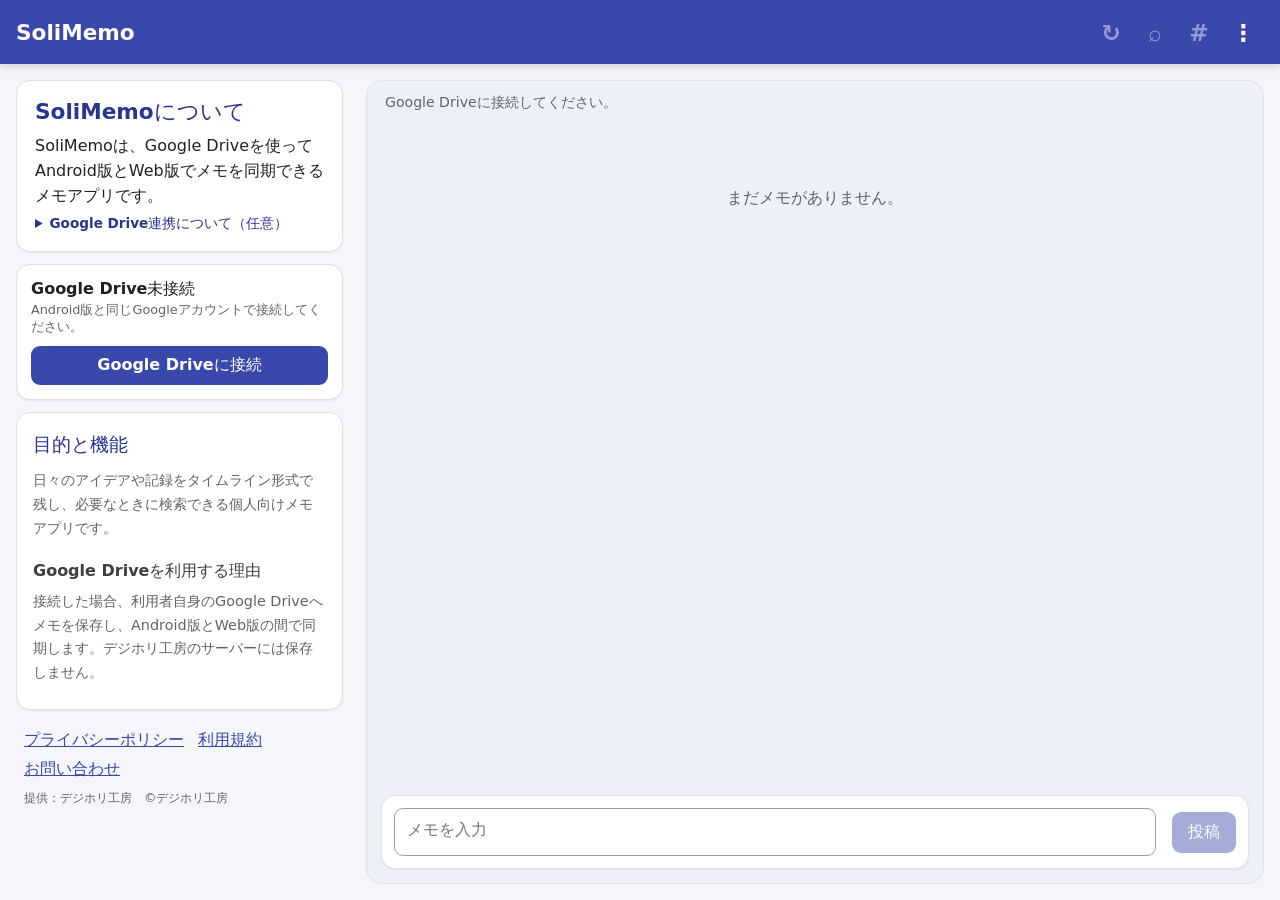
<file: web/index.html>
<!doctype html>
<html lang="ja">
<head>
  <meta charset="utf-8">
  <meta name="viewport" content="width=device-width, initial-scale=1">
  <meta name="referrer" content="no-referrer-when-downgrade">
  <meta name="theme-color" content="#3949ab">
  <meta name="description" content="SoliMemoは、メモを自分の端末とGoogle Driveに保存する、自分専用のタイムライン型メモアプリです。">
  <link rel="canonical" href="https://solimemo.digihori.com/">
  <title>SoliMemo</title>
  <link rel="stylesheet" href="styles.css?v=21">
  <script src="https://accounts.google.com/gsi/client" async></script>
  <script src="config.js"></script>
  <script src="app.js?v=27" defer></script>
</head>
<body>
  <header class="app-bar">
    <div class="bar-content">
      <h1 id="app-title">SoliMemo</h1>
      <div id="header-search" class="header-search" hidden>
        <button id="close-search" class="icon-button" aria-label="検索を閉じる">←</button>
        <input id="search" type="search" placeholder="メモを検索" aria-label="メモを検索" disabled>
        <button id="clear-search" class="icon-button" aria-label="検索語を消去">×</button>
      </div>
      <div class="bar-actions">
        <button id="sync" class="icon-button" disabled title="Driveから再読込" aria-label="Driveから再読込">
          <span class="sync-symbol" aria-hidden="true">↻</span>
          <span id="sync-indicator" class="sync-indicator" hidden aria-hidden="true"></span>
        </button>
        <button id="open-search" class="icon-button" disabled title="メモを検索" aria-label="メモを検索">⌕</button>
        <button id="open-tags" class="icon-button" disabled title="タグで絞り込み" aria-label="タグで絞り込み">#</button>
        <button id="open-settings" class="icon-button" title="接続設定" aria-label="接続設定">⋮</button>
      </div>
    </div>
  </header>

  <main class="layout">
    <section class="card mobile-web-notice" aria-labelledby="mobile-web-title">
      <h2 id="mobile-web-title">Web版はPCブラウザ向けです</h2>
      <p>スマートフォンではSoliMemo Androidアプリをご利用ください。PCでは次のURLから同じメモを参照・編集できます。</p>
      <p class="web-url">https://solimemo.digihori.com/</p>
      <a class="store-link" href="https://play.google.com/store/apps/details?id=com.digihori.solimemo">Google PlayでAndroidアプリを開く</a>
    </section>

    <aside class="sidebar" aria-label="SoliMemoとGoogle Driveについて">
      <section class="card intro" aria-labelledby="intro-title">
        <h2 id="intro-title">SoliMemoについて</h2>
        <p>SoliMemoは、Google Driveを使ってAndroid版とWeb版でメモを同期できるメモアプリです。</p>
        <details class="oauth-purpose">
          <summary>Google Drive連携について（任意）</summary>
          <p>SoliMemoは、利用者自身のGoogle Driveへメモを保存・読込・更新し、Android版とWeb版の間で同期します。メモの内容をデジホリ工房が管理するサーバーへ保存することはありません。</p>
        </details>
      </section>

      <section id="connection" class="card connection-card">
        <div>
          <strong id="auth-status">Google Drive未接続</strong>
          <p>Android版と同じGoogleアカウントで接続してください。</p>
        </div>
        <button id="authorize">Google Driveに接続</button>
      </section>

      <section class="card app-details" aria-labelledby="app-details-title">
        <h2 id="app-details-title">目的と機能</h2>
        <p>日々のアイデアや記録をタイムライン形式で残し、必要なときに検索できる個人向けメモアプリです。</p>
        <h3>Google Driveを利用する理由</h3>
        <p>接続した場合、利用者自身のGoogle Driveへメモを保存し、Android版とWeb版の間で同期します。デジホリ工房のサーバーには保存しません。</p>
      </section>

      <footer class="site-footer">
        <nav aria-label="法的情報">
          <a href="privacy/">プライバシーポリシー</a>
          <a href="terms/">利用規約</a>
          <a href="https://github.com/digihori/SoliMemo">お問い合わせ</a>
        </nav>
        <p>提供：デジホリ工房　©︎デジホリ工房</p>
      </footer>
    </aside>

    <section class="memo-workspace" aria-label="メモ">
      <p id="list-status" class="status list-status">Google Driveに接続してください。</p>

      <section id="timeline" class="timeline" aria-live="polite"></section>

      <section class="card composer">
        <label class="visually-hidden" for="new-body">メモの入力</label>
        <textarea id="new-body" rows="1" placeholder="メモを入力"></textarea>
        <div class="composer-actions">
          <span id="create-status" class="status" role="status"></span>
          <button id="create" disabled>投稿</button>
        </div>
      </section>
    </section>
  </main>

  <dialog id="editor">
    <form method="dialog" class="dialog-card">
      <div class="dialog-header">
        <h2 id="editor-title">メモ</h2>
        <button value="cancel" class="icon-button dark" aria-label="閉じる">×</button>
      </div>
      <div id="editor-view" class="editor-view"></div>
      <div id="editor-tags" class="tag-list"></div>
      <div id="editor-input" hidden>
        <label for="edit-body">本文</label>
        <textarea id="edit-body" rows="14"></textarea>
        <label for="edit-tag-input">タグ（最大10件）</label>
        <div id="edit-tags-list" class="tag-list editable-tags"></div>
        <div class="tag-input-row">
          <input id="edit-tag-input" type="text" maxlength="30" list="tag-suggestions" placeholder="タグ名">
          <button id="add-tag" type="button" class="secondary">追加</button>
        </div>
        <datalist id="tag-suggestions"></datalist>
      </div>
      <p id="edit-status" class="status" role="status"></p>
      <div class="dialog-actions">
        <button id="delete" type="button" class="danger">削除</button>
        <button id="toggle-pin" type="button" class="secondary">ピン留め</button>
        <span class="spacer"></span>
        <button value="cancel" class="secondary">閉じる</button>
        <button id="start-edit" type="button">編集</button>
        <button id="save" type="button" hidden>保存</button>
      </div>
    </form>
  </dialog>

  <dialog id="settings">
    <form method="dialog" class="dialog-card compact">
      <div class="dialog-header">
        <h2>Google Drive接続設定</h2>
        <button value="cancel" class="icon-button dark" aria-label="閉じる">×</button>
      </div>
      <div id="client-id-config">
        <label for="client-id">Google OAuth Web Client ID</label>
        <input id="client-id" type="text" autocomplete="off"
               placeholder="1234567890-xxxxx.apps.googleusercontent.com">
        <p class="hint">開発時のClient IDはこのブラウザ内だけに保存されます。本番版では公開用Client IDを使用します。</p>
      </div>
      <p class="hint">アクセストークンはブラウザのメモリにだけ保持し、デジホリ工房のサーバーへ送信・保存しません。</p>
      <div class="dialog-actions">
        <button id="open-trash" type="button" class="secondary" disabled>ゴミ箱</button>
        <button id="revoke" type="button" class="danger" disabled>接続解除</button>
        <span class="spacer"></span>
        <button value="cancel" class="secondary">閉じる</button>
      </div>
      <details>
        <summary>実行ログ</summary>
        <pre id="log"></pre>
      </details>
    </form>
  </dialog>

  <dialog id="trash-dialog">
    <div class="dialog-card">
      <div class="dialog-header">
        <h2>ゴミ箱</h2>
        <button id="close-trash" class="icon-button dark" aria-label="閉じる">×</button>
      </div>
      <div id="trash-list" class="trash-list"></div>
      <div class="dialog-actions">
        <button id="empty-trash" type="button" class="danger">ゴミ箱を空にする</button>
        <span class="spacer"></span>
        <button id="close-trash-bottom" type="button" class="secondary">閉じる</button>
      </div>
    </div>
  </dialog>

  <dialog id="tags-dialog">
    <div class="dialog-card compact">
      <div class="dialog-header">
        <h2>タグで絞り込み</h2>
        <button id="close-tags" class="icon-button dark" aria-label="閉じる">×</button>
      </div>
      <div id="tag-filter-list" class="tag-filter-list"></div>
      <div class="dialog-actions">
        <button id="clear-tag-filter" type="button" class="secondary">絞り込みを解除</button>
        <span class="spacer"></span>
        <button id="close-tags-bottom" type="button" class="secondary">閉じる</button>
      </div>
    </div>
  </dialog>

</body>
</html>
</file>
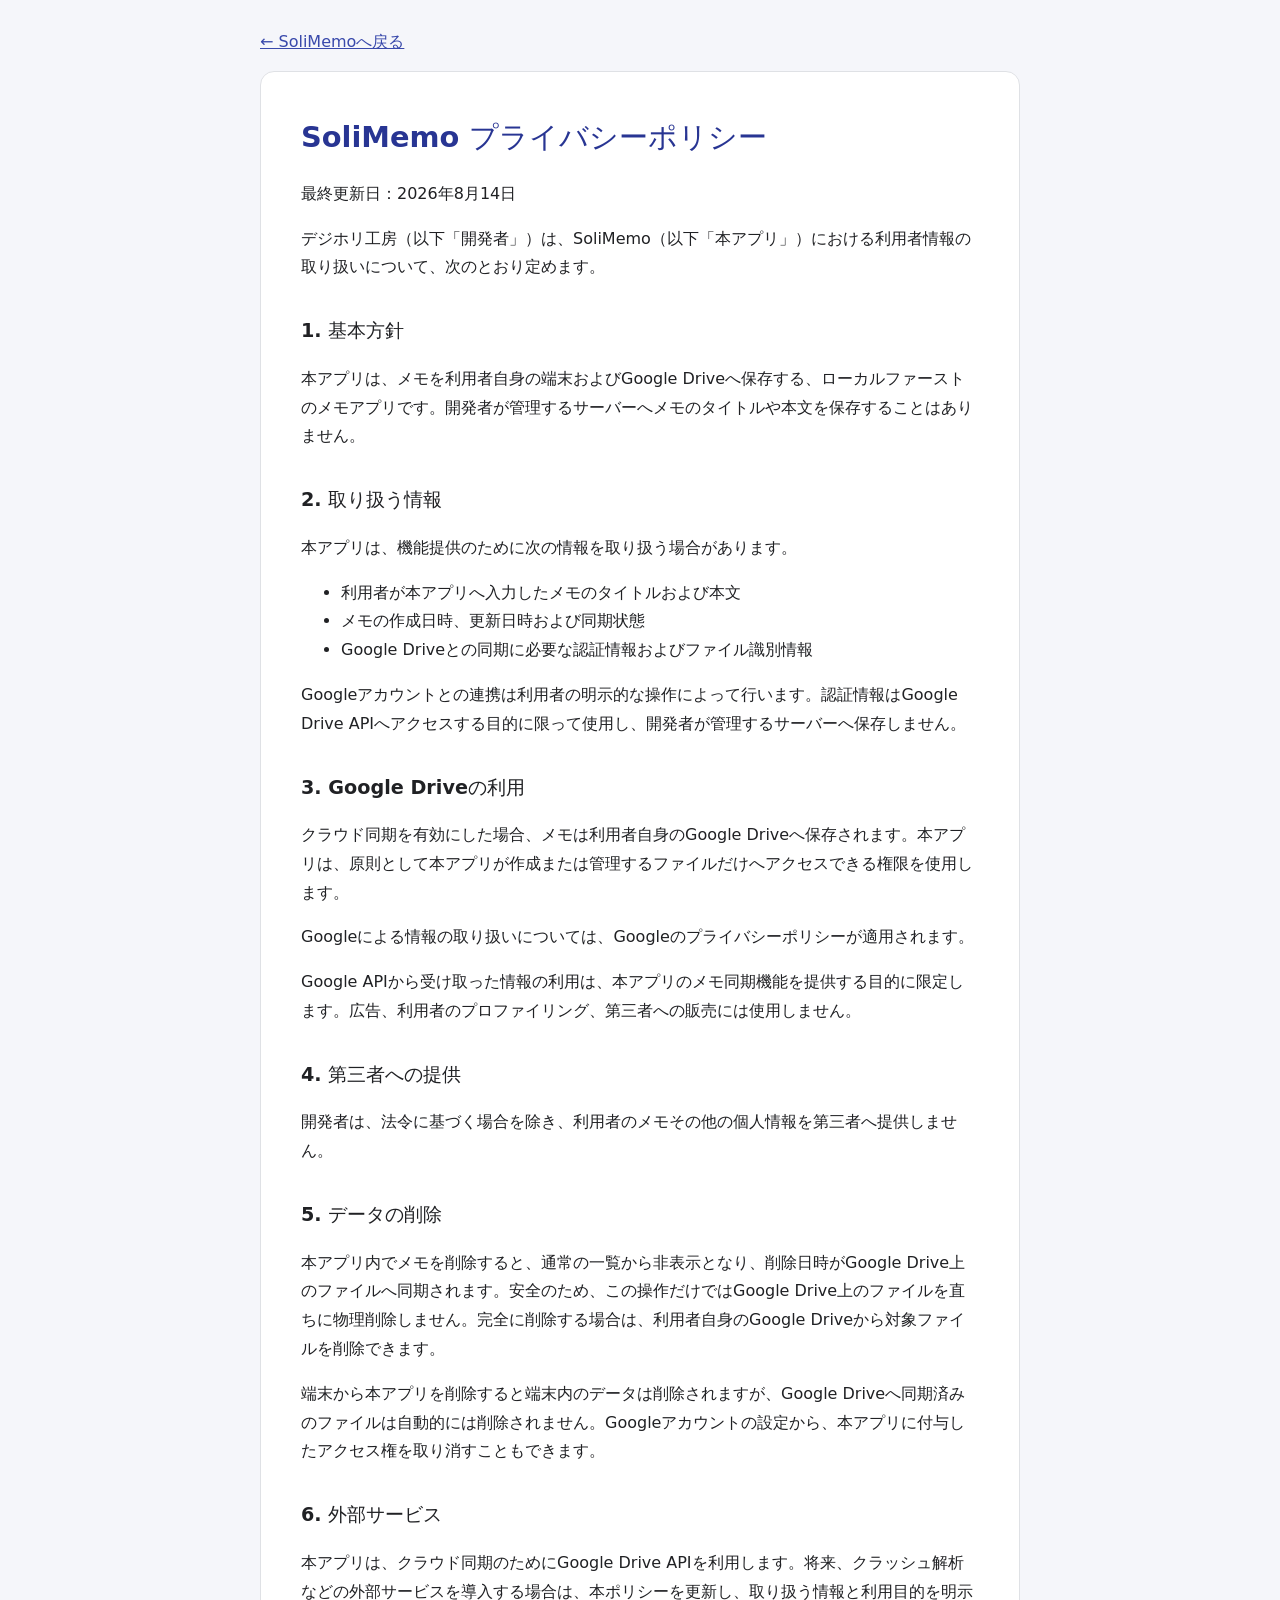
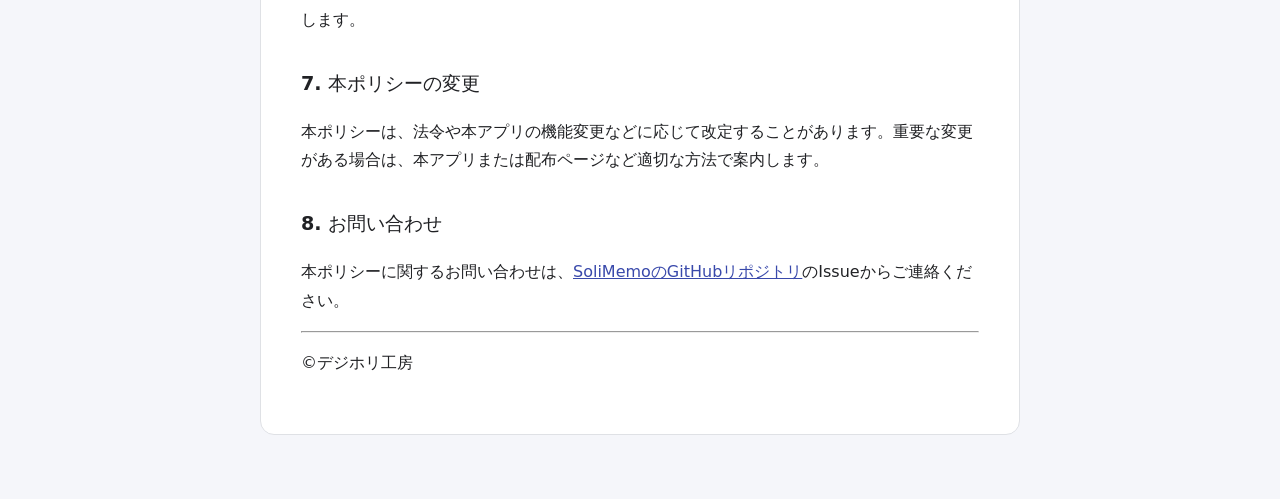
<file: web/privacy/index.html>
<!doctype html>
<html lang="ja">
<head>
  <meta charset="utf-8">
  <meta name="viewport" content="width=device-width, initial-scale=1">
  <meta name="description" content="SoliMemoプライバシーポリシー">
  <link rel="canonical" href="https://solimemo.digihori.com/privacy/">
  <link rel="stylesheet" href="../styles.css">
  <title>プライバシーポリシー | SoliMemo</title>
</head>
<body>
  <main class="legal-layout">
    <a class="back-link" href="../">← SoliMemoへ戻る</a>
    <article>
      <h1>SoliMemo プライバシーポリシー</h1>
      <p>最終更新日：2026年8月14日</p>
      <p>デジホリ工房（以下「開発者」）は、SoliMemo（以下「本アプリ」）における利用者情報の取り扱いについて、次のとおり定めます。</p>

      <h2>1. 基本方針</h2>
      <p>本アプリは、メモを利用者自身の端末およびGoogle Driveへ保存する、ローカルファーストのメモアプリです。開発者が管理するサーバーへメモのタイトルや本文を保存することはありません。</p>

      <h2>2. 取り扱う情報</h2>
      <p>本アプリは、機能提供のために次の情報を取り扱う場合があります。</p>
      <ul>
        <li>利用者が本アプリへ入力したメモのタイトルおよび本文</li>
        <li>メモの作成日時、更新日時および同期状態</li>
        <li>Google Driveとの同期に必要な認証情報およびファイル識別情報</li>
      </ul>
      <p>Googleアカウントとの連携は利用者の明示的な操作によって行います。認証情報はGoogle Drive APIへアクセスする目的に限って使用し、開発者が管理するサーバーへ保存しません。</p>

      <h2>3. Google Driveの利用</h2>
      <p>クラウド同期を有効にした場合、メモは利用者自身のGoogle Driveへ保存されます。本アプリは、原則として本アプリが作成または管理するファイルだけへアクセスできる権限を使用します。</p>
      <p>Googleによる情報の取り扱いについては、Googleのプライバシーポリシーが適用されます。</p>
      <p>Google APIから受け取った情報の利用は、本アプリのメモ同期機能を提供する目的に限定します。広告、利用者のプロファイリング、第三者への販売には使用しません。</p>

      <h2>4. 第三者への提供</h2>
      <p>開発者は、法令に基づく場合を除き、利用者のメモその他の個人情報を第三者へ提供しません。</p>

      <h2>5. データの削除</h2>
      <p>本アプリ内でメモを削除すると、通常の一覧から非表示となり、削除日時がGoogle Drive上のファイルへ同期されます。安全のため、この操作だけではGoogle Drive上のファイルを直ちに物理削除しません。完全に削除する場合は、利用者自身のGoogle Driveから対象ファイルを削除できます。</p>
      <p>端末から本アプリを削除すると端末内のデータは削除されますが、Google Driveへ同期済みのファイルは自動的には削除されません。Googleアカウントの設定から、本アプリに付与したアクセス権を取り消すこともできます。</p>

      <h2>6. 外部サービス</h2>
      <p>本アプリは、クラウド同期のためにGoogle Drive APIを利用します。将来、クラッシュ解析などの外部サービスを導入する場合は、本ポリシーを更新し、取り扱う情報と利用目的を明示します。</p>

      <h2>7. 本ポリシーの変更</h2>
      <p>本ポリシーは、法令や本アプリの機能変更などに応じて改定することがあります。重要な変更がある場合は、本アプリまたは配布ページなど適切な方法で案内します。</p>

      <h2>8. お問い合わせ</h2>
      <p>本ポリシーに関するお問い合わせは、<a href="https://github.com/digihori/SoliMemo/issues">SoliMemoのGitHubリポジトリ</a>のIssueからご連絡ください。</p>
      <hr>
      <p>©︎デジホリ工房</p>
    </article>
  </main>
</body>
</html>
</file>
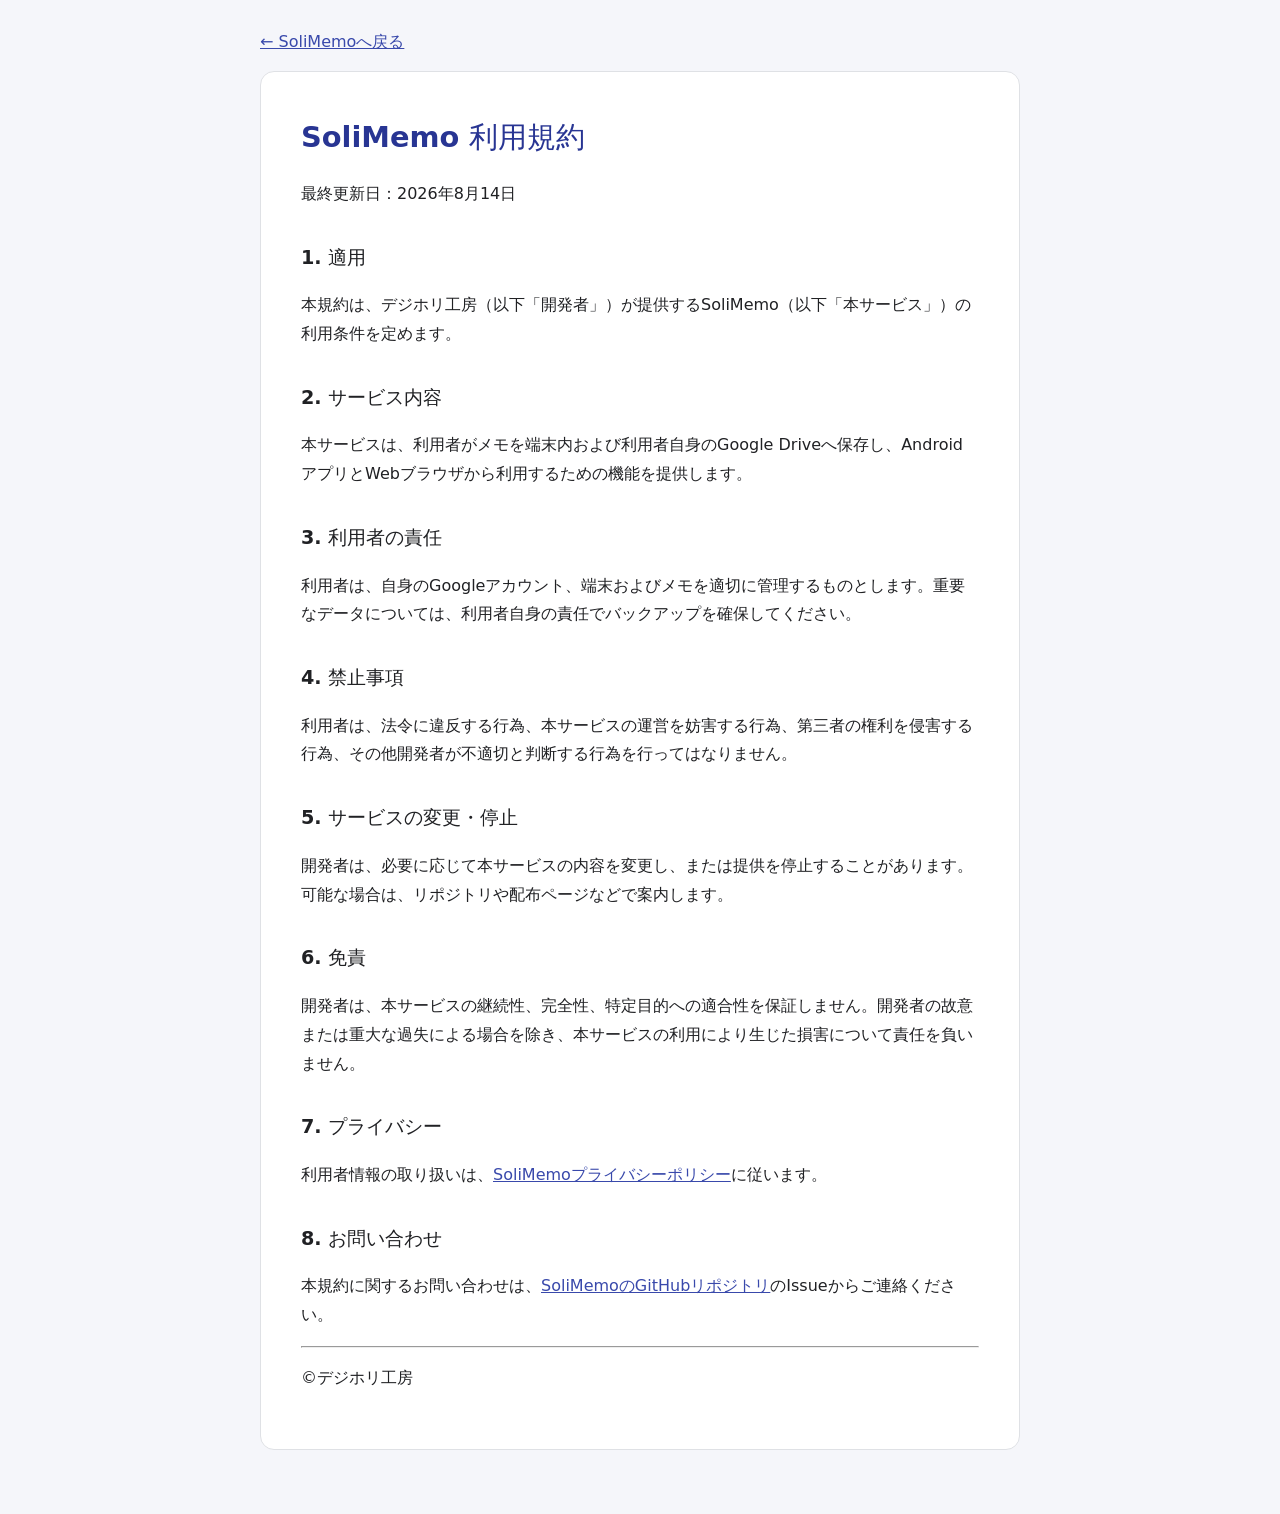
<file: web/terms/index.html>
<!doctype html>
<html lang="ja">
<head>
  <meta charset="utf-8">
  <meta name="viewport" content="width=device-width, initial-scale=1">
  <meta name="description" content="SoliMemo利用規約">
  <link rel="canonical" href="https://solimemo.digihori.com/terms/">
  <link rel="stylesheet" href="../styles.css">
  <title>利用規約 | SoliMemo</title>
</head>
<body>
  <main class="legal-layout">
    <a class="back-link" href="../">← SoliMemoへ戻る</a>
    <article>
      <h1>SoliMemo 利用規約</h1>
      <p>最終更新日：2026年8月14日</p>

      <h2>1. 適用</h2>
      <p>本規約は、デジホリ工房（以下「開発者」）が提供するSoliMemo（以下「本サービス」）の利用条件を定めます。</p>

      <h2>2. サービス内容</h2>
      <p>本サービスは、利用者がメモを端末内および利用者自身のGoogle Driveへ保存し、AndroidアプリとWebブラウザから利用するための機能を提供します。</p>

      <h2>3. 利用者の責任</h2>
      <p>利用者は、自身のGoogleアカウント、端末およびメモを適切に管理するものとします。重要なデータについては、利用者自身の責任でバックアップを確保してください。</p>

      <h2>4. 禁止事項</h2>
      <p>利用者は、法令に違反する行為、本サービスの運営を妨害する行為、第三者の権利を侵害する行為、その他開発者が不適切と判断する行為を行ってはなりません。</p>

      <h2>5. サービスの変更・停止</h2>
      <p>開発者は、必要に応じて本サービスの内容を変更し、または提供を停止することがあります。可能な場合は、リポジトリや配布ページなどで案内します。</p>

      <h2>6. 免責</h2>
      <p>開発者は、本サービスの継続性、完全性、特定目的への適合性を保証しません。開発者の故意または重大な過失による場合を除き、本サービスの利用により生じた損害について責任を負いません。</p>

      <h2>7. プライバシー</h2>
      <p>利用者情報の取り扱いは、<a href="../privacy/">SoliMemoプライバシーポリシー</a>に従います。</p>

      <h2>8. お問い合わせ</h2>
      <p>本規約に関するお問い合わせは、<a href="https://github.com/digihori/SoliMemo/issues">SoliMemoのGitHubリポジトリ</a>のIssueからご連絡ください。</p>
      <hr>
      <p>©︎デジホリ工房</p>
    </article>
  </main>
</body>
</html>
</file>
<file: web/styles.css>
:root {
  color-scheme: light;
  font-family: system-ui, -apple-system, BlinkMacSystemFont, "Segoe UI", sans-serif;
  color: #202124;
  background: #f5f6fa;
  font-synthesis: none;
}

* { box-sizing: border-box; }
body { margin: 0; }
button, input, textarea { font: inherit; }
button { cursor: pointer; }
.visually-hidden {
  position: absolute;
  width: 1px;
  height: 1px;
  padding: 0;
  margin: -1px;
  overflow: hidden;
  clip: rect(0, 0, 0, 0);
  white-space: nowrap;
  border: 0;
}

.app-bar {
  position: sticky;
  top: 0;
  z-index: 10;
  color: white;
  background: #3949ab;
  box-shadow: 0 2px 8px #20212433;
}
.bar-content {
  width: min(1280px, 100%);
  min-height: 64px;
  margin: auto;
  padding: 0 16px;
  display: flex;
  align-items: center;
  justify-content: space-between;
}
h1 { margin: 0; font-size: 1.35rem; }
.bar-actions { display: flex; align-items: center; gap: 2px; }
.header-search { align-items: center; display: flex; flex: 1; gap: 4px; min-width: 0; }
.header-search[hidden] { display: none; }
.header-search input {
  background: transparent;
  border: 0;
  border-bottom: 1px solid #ffffffaa;
  border-radius: 0;
  color: white;
  min-width: 0;
  outline: 0;
  padding: 8px 4px;
}
.header-search input::placeholder { color: #ffffffbb; }
#sync { position: relative; }
.sync-indicator {
  left: 50%;
  position: absolute;
  top: 50%;
  transform: translate(-50%, -50%);
  width: 14px;
  height: 14px;
  border: 2px solid #ffffff66;
  border-top-color: white;
  border-radius: 50%;
  animation: spin .8s linear infinite;
}
#sync.syncing .sync-symbol { visibility: hidden; }
@keyframes spin {
  from { transform: translate(-50%, -50%) rotate(0deg); }
  to { transform: translate(-50%, -50%) rotate(360deg); }
}

.layout {
  width: min(1280px, calc(100% - 32px));
  margin: 16px auto;
  display: grid;
  grid-template-columns: minmax(280px, 330px) minmax(0, 1fr);
  gap: 20px;
}
.sidebar {
  align-self: start;
  display: grid;
  gap: 12px;
  max-height: calc(100dvh - 96px);
  overflow-y: auto;
  padding-right: 3px;
  position: sticky;
  top: 80px;
}
.intro { padding: 16px; }
.intro h2 { color: #283593; font-size: 1.35rem; line-height: 1.25; margin: 0 0 8px; }
.intro > p { line-height: 1.55; margin: 0; max-width: 650px; }
.oauth-purpose { color: #283593; font-size: .85rem; margin-top: 7px; }
.oauth-purpose summary { cursor: pointer; font-weight: 650; }
.oauth-purpose p { background: #e8eaf6; border-radius: 9px; line-height: 1.55; margin: 7px 0 0; padding: 10px 12px; }
.card {
  background: white;
  border: 1px solid #dfe1e5;
  border-radius: 14px;
  padding: 18px;
  box-shadow: 0 1px 2px #20212412;
}
.connection-card { display: grid; gap: 10px; padding: 14px; }
.connection-card p { margin: 2px 0 0; color: #5f6368; font-size: .8rem; }
.connection-card button { padding: 9px 12px; width: 100%; }
.connection-card.connected { border-color: #81c995; background: #f0fff4; }
.mobile-web-notice { display: none; }
.memo-workspace {
  background: #eef0f8;
  border: 1px solid #dfe1e5;
  border-radius: 16px;
  display: grid;
  grid-template-rows: auto minmax(0, 1fr) auto;
  height: calc(100dvh - 96px);
  min-height: 520px;
  padding: 0 14px 14px;
}
.composer {
  display: grid;
  gap: 8px;
  grid-template-columns: minmax(0, 1fr) auto;
  margin-top: 12px;
  padding: 12px;
}
.composer textarea { max-height: 128px; min-height: 48px; resize: none; }
label { display: block; font-weight: 650; margin-bottom: 8px; }
input, textarea {
  width: 100%;
  border: 1px solid #9aa0a6;
  border-radius: 9px;
  padding: 11px 12px;
  background: white;
  color: inherit;
  resize: vertical;
}
input:focus, textarea:focus { outline: 3px solid #c5cae9; border-color: #3949ab; }
.composer-actions { display: flex; align-items: center; gap: 8px; }
.composer-actions .status { margin: 0; max-width: 180px; }

button {
  border: 0;
  border-radius: 9px;
  padding: 10px 16px;
  color: white;
  background: #3949ab;
  font-weight: 650;
}
button:hover:not(:disabled) { filter: brightness(.93); }
button:disabled { opacity: .45; cursor: not-allowed; }
button.secondary { background: #e8eaed; color: #202124; }
button.danger { background: #b3261e; }
.icon-button { width: 42px; height: 42px; padding: 0; border-radius: 50%; background: transparent; font-size: 1.45rem; }
.icon-button.dark { color: #202124; }

.status, .hint { color: #5f6368; font-size: .88rem; }
.status { margin: 8px 4px; min-height: 1.2em; }
.list-status { margin-block: 12px 8px; }
.status.success { color: #137333; font-weight: 650; }
.status.error { color: #b3261e; font-weight: 650; }

.timeline {
  display: grid;
  gap: 10px;
  min-height: 0;
  overflow-anchor: none;
  overflow-y: auto;
  overscroll-behavior: contain;
  padding: 4px 0 12px;
  scroll-padding-bottom: 12px;
}
.note {
  background: white;
  border: 1px solid #dfe1e5;
  border-radius: 12px;
  padding: 15px 17px;
  cursor: pointer;
  box-shadow: 0 1px 2px #20212410;
}
.note:hover { border-color: #9fa8da; box-shadow: 0 3px 10px #20212416; }
.note h2 { font-size: 1rem; margin: 0 0 7px; }
.note p { white-space: pre-wrap; overflow-wrap: anywhere; margin: 0; line-height: 1.55; }
.note time { display: block; margin-top: 10px; color: #5f6368; font-size: .78rem; }
.note a, .trash-note a { color: #3949ab; text-decoration: underline; }
.note-url-row { display: flex; align-items: center; gap: 8px; margin-top: 8px; min-width: 0; }
.note-url { display: block; min-width: 0; overflow: hidden; text-overflow: ellipsis; white-space: nowrap; }
.note-url-row span { flex: none; color: #5f6368; font-size: .78rem; }
.pinned-divider { align-items: center; color: #283593; display: flex; font-size: .82rem; font-weight: 700; gap: 10px; margin: 8px 4px 0; }
.pinned-divider::after { background: #9fa8da; content: ""; flex: 1; height: 1px; }
.tag-list { display: flex; flex-wrap: wrap; gap: 5px; margin-top: 8px; }
.tag-chip { background: #e8eaf6; border-radius: 999px; color: #283593; font-size: .75rem; padding: 3px 8px; }
.tag-more { color: #5f6368; font-size: .75rem; padding: 3px 2px; }
.tag-filter-list { display: flex; flex-wrap: wrap; gap: 8px; max-height: 50vh; overflow-y: auto; }
.tag-filter { padding: 7px 11px; }
.tag-filter.active { background: #283593; }
.tag-chip.editable { border: 0; color: #283593; font-weight: 600; }
.tag-input-row { display: grid; grid-template-columns: minmax(0, 1fr) auto; gap: 8px; }
.trash-list { display: grid; gap: 10px; max-height: 60vh; overflow-y: auto; }
.trash-note { border: 1px solid #dfe1e5; border-radius: 10px; padding: 12px; }
.trash-note p { margin: 0; white-space: pre-wrap; overflow-wrap: anywhere; }
.trash-note time { display: block; margin-top: 8px; color: #5f6368; font-size: .78rem; }
.trash-note .dialog-actions { margin-top: 8px; }
.empty { text-align: center; color: #5f6368; padding: 48px 16px; }
body.searching .composer { display: none; }
body.searching .memo-workspace { grid-template-rows: auto minmax(0, 1fr); }

.app-details {
  color: #5f6368;
  font-size: .9rem;
  line-height: 1.65;
  padding: 16px;
}
.app-details h2 { color: #283593; font-size: 1.2rem; margin: 0 0 8px; }
.app-details h3 { color: #3c4043; font-size: 1rem; margin: 18px 0 5px; }
.app-details p { margin: 0 0 8px; }
.app-details a { color: #3949ab; }

dialog { border: 0; border-radius: 16px; padding: 0; width: min(620px, calc(100% - 24px)); box-shadow: 0 18px 60px #0005; }
dialog::backdrop { background: #20212488; }
.dialog-card { padding: 22px; }
.dialog-card.compact { max-width: 560px; }
.editor-view { min-height: 280px; max-height: 60vh; overflow-y: auto; white-space: pre-wrap; overflow-wrap: anywhere; line-height: 1.6; }
.editor-view + .tag-list { margin-bottom: 12px; }
.editor-view a { color: #3949ab; text-decoration: underline; }
.dialog-header { display: flex; justify-content: space-between; align-items: center; margin-bottom: 18px; }
.dialog-header h2 { margin: 0; font-size: 1.25rem; }
.dialog-card label:not(:first-of-type) { margin-top: 16px; }
.dialog-actions { display: flex; gap: 8px; align-items: center; margin-top: 18px; }
.spacer { flex: 1; }
details { margin-top: 20px; }
pre { background: #202124; color: #e8eaed; border-radius: 8px; padding: 12px; max-height: 200px; overflow: auto; white-space: pre-wrap; font-size: .76rem; }

.site-footer { color: #5f6368; padding: 8px 8px 16px; text-align: left; }
.site-footer nav { display: flex; flex-wrap: wrap; gap: 8px 14px; }
.site-footer a { color: #3949ab; }
.site-footer p { font-size: .78rem; margin: 10px 0 0; }

.legal-layout { width: min(760px, calc(100% - 32px)); margin: 32px auto 64px; }
.legal-layout article { background: white; border: 1px solid #dfe1e5; border-radius: 14px; line-height: 1.8; padding: clamp(20px, 5vw, 40px); }
.legal-layout h1 { color: #283593; font-size: 1.8rem; }
.legal-layout h2 { font-size: 1.2rem; margin-top: 2rem; }
.legal-layout a { color: #3949ab; }
.legal-layout .back-link { display: inline-block; margin-bottom: 18px; }

@media (max-width: 860px) {
  .layout { grid-template-columns: 1fr; width: min(720px, calc(100% - 24px)); }
  .sidebar { max-height: none; overflow: visible; position: static; }
  .memo-workspace { height: min(680px, calc(100dvh - 96px)); }
}

@media (min-width: 521px) and (max-width: 860px) {
  .memo-workspace { grid-row: 1; }
  .sidebar { grid-row: 2; }
}

@media (max-width: 520px) {
  .layout { width: min(100% - 16px, 720px); margin-top: 8px; }
  .sidebar { gap: 8px; }
  .intro { padding: 4px 4px 8px; }
  .intro h2 { font-size: 1.12rem; margin: 1px 0 4px; }
  .intro > p { font-size: .8rem; line-height: 1.4; }
  .oauth-purpose { font-size: .76rem; margin-top: 4px; }
  .bar-actions,
  .connection-card,
  .memo-workspace { display: none; }
  .mobile-web-notice {
    display: block;
    margin-top: 8px;
    padding: 16px;
  }
  .mobile-web-notice h2 { color: #283593; font-size: 1.05rem; margin: 0 0 8px; }
  .mobile-web-notice p { font-size: .86rem; line-height: 1.6; margin: 0 0 10px; }
  .mobile-web-notice .web-url { color: #3949ab; font-weight: 650; overflow-wrap: anywhere; }
  .store-link { color: #3949ab; font-size: .86rem; font-weight: 650; }
  .dialog-actions { flex-wrap: wrap; }
  .dialog-actions .spacer { min-width: 20px; }
}
</file>
